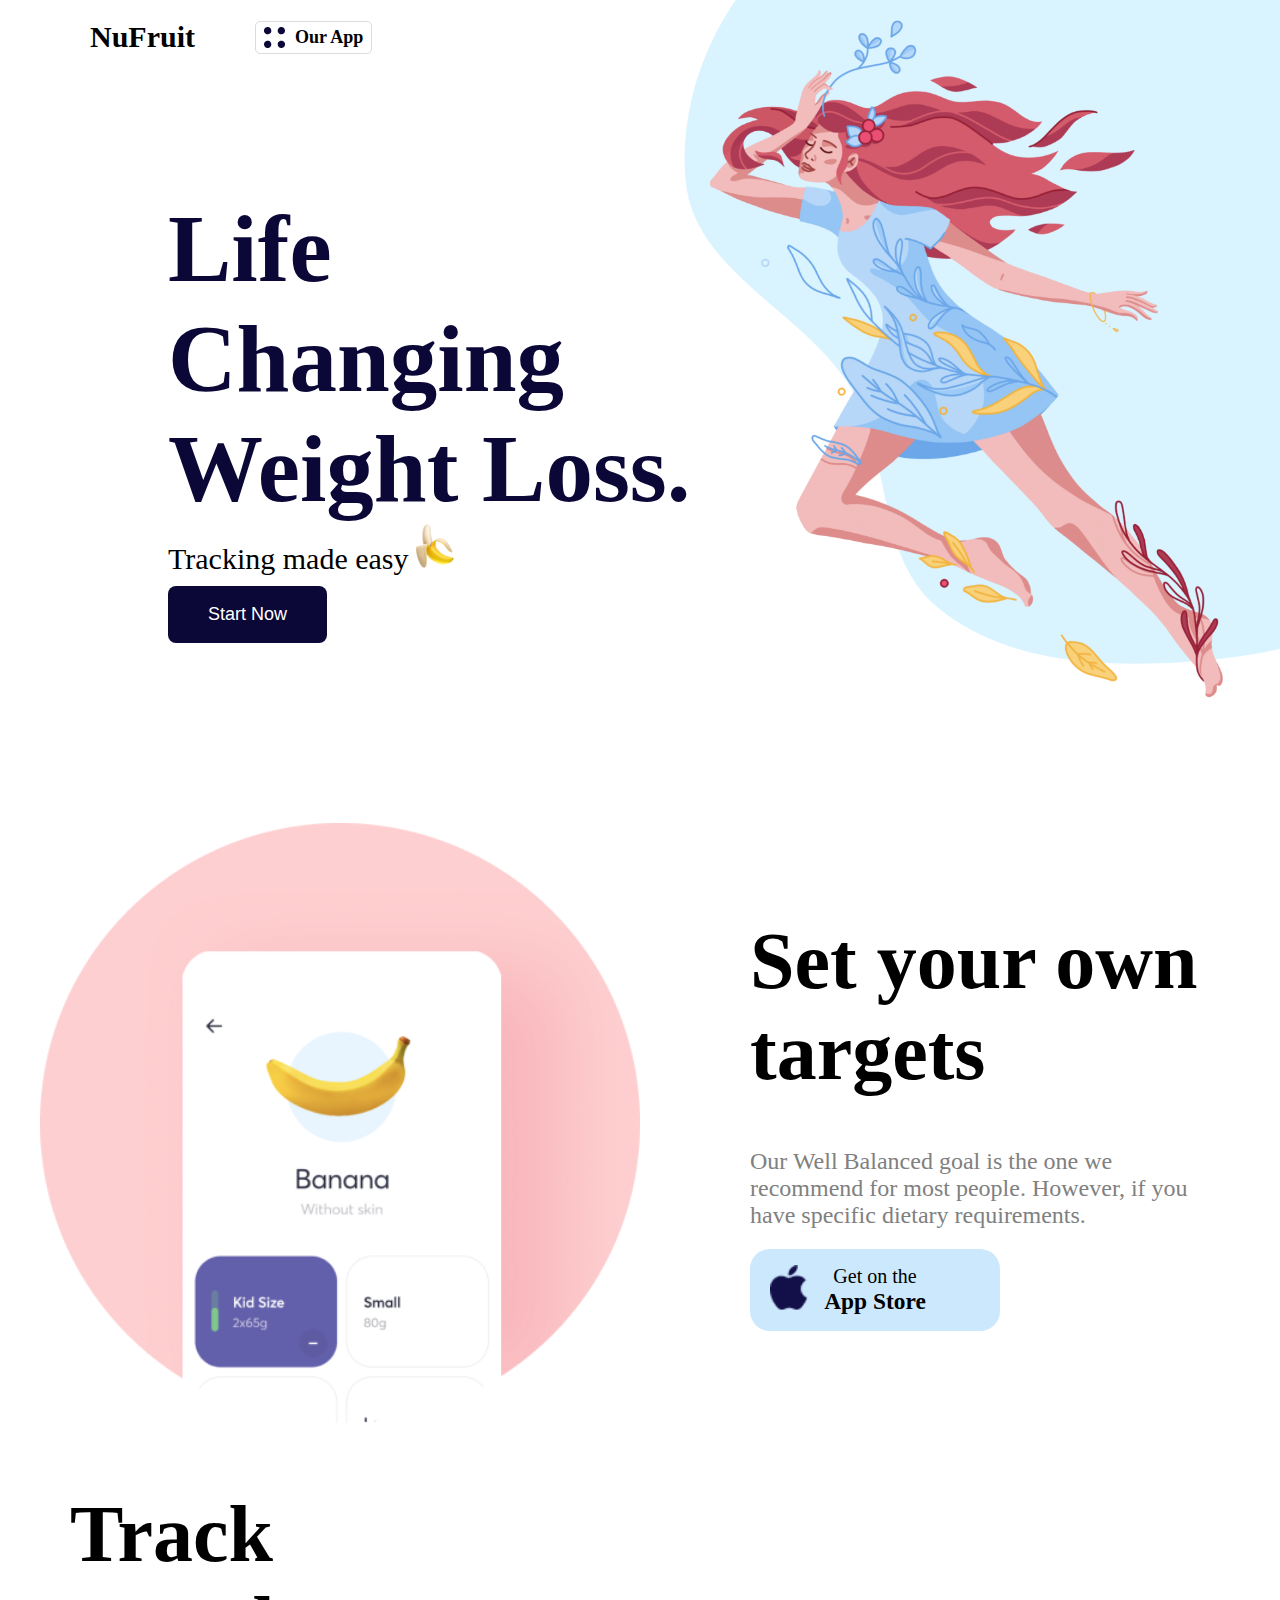
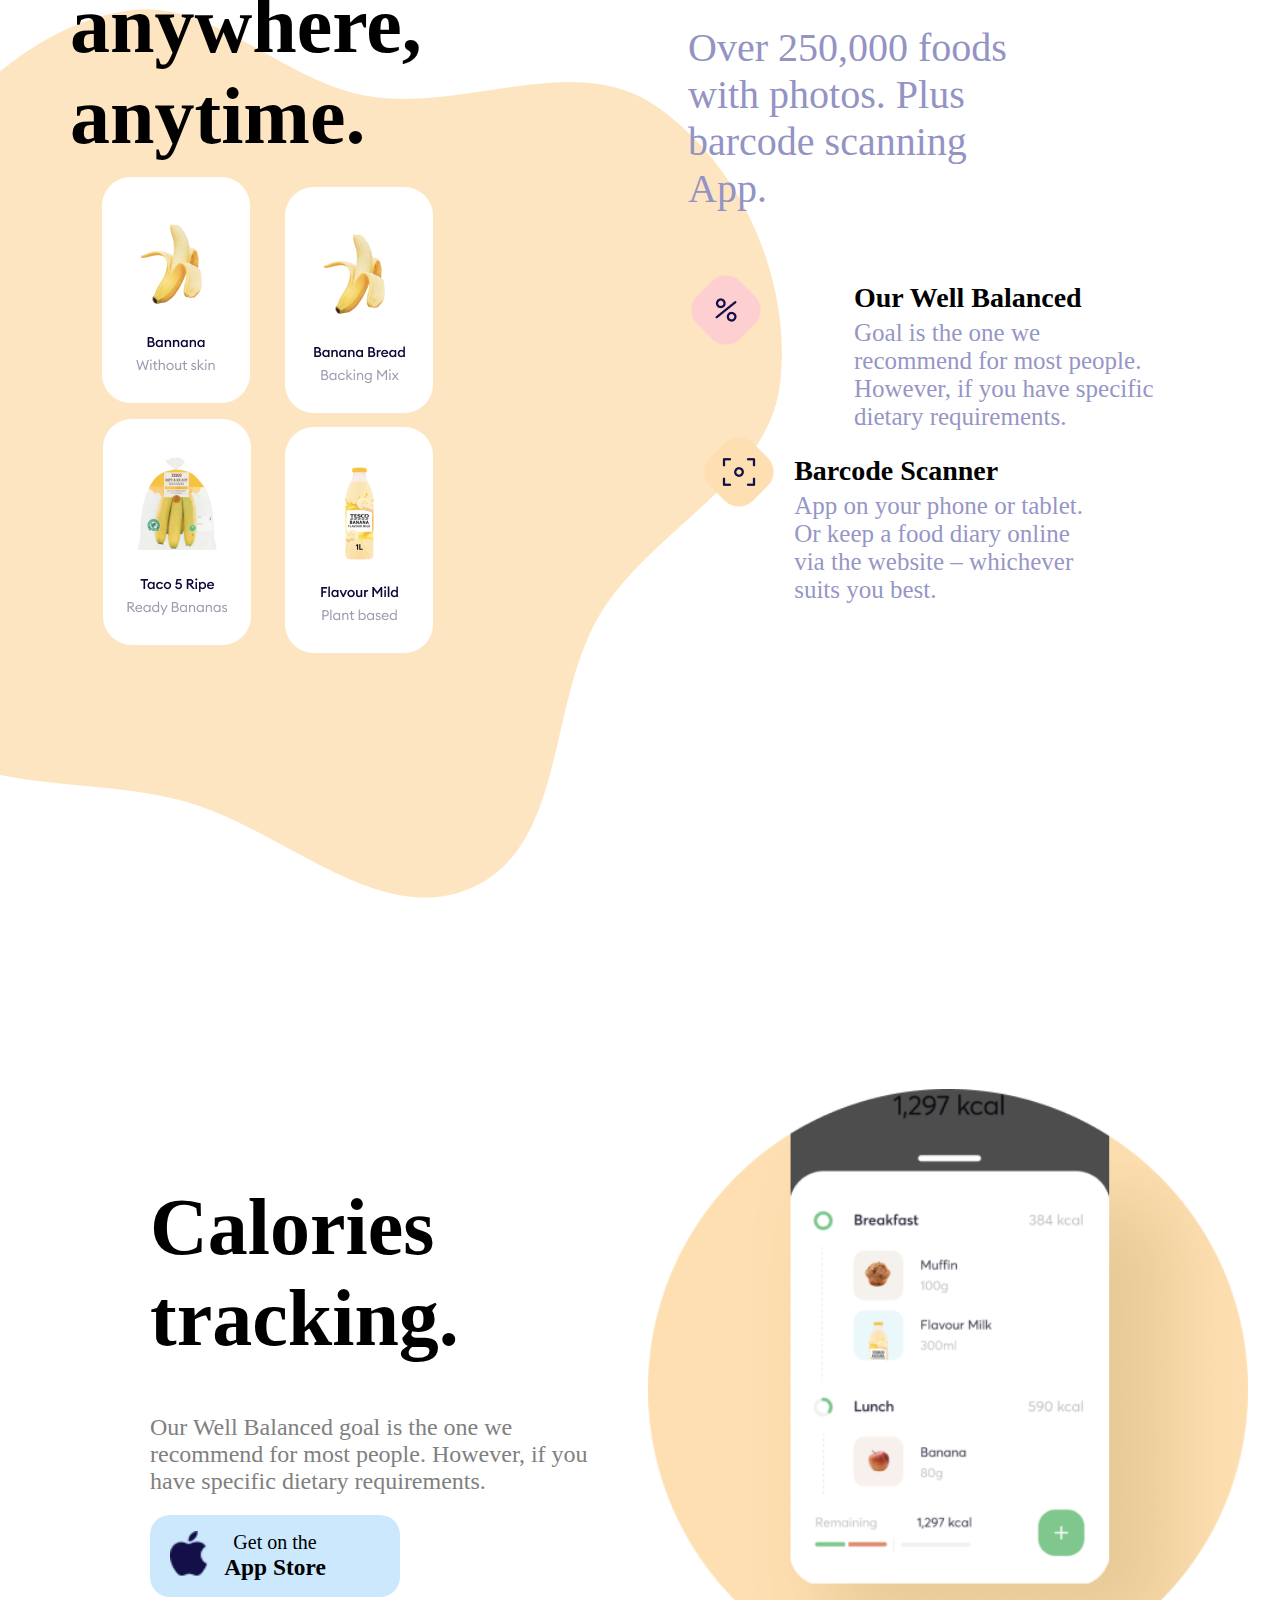
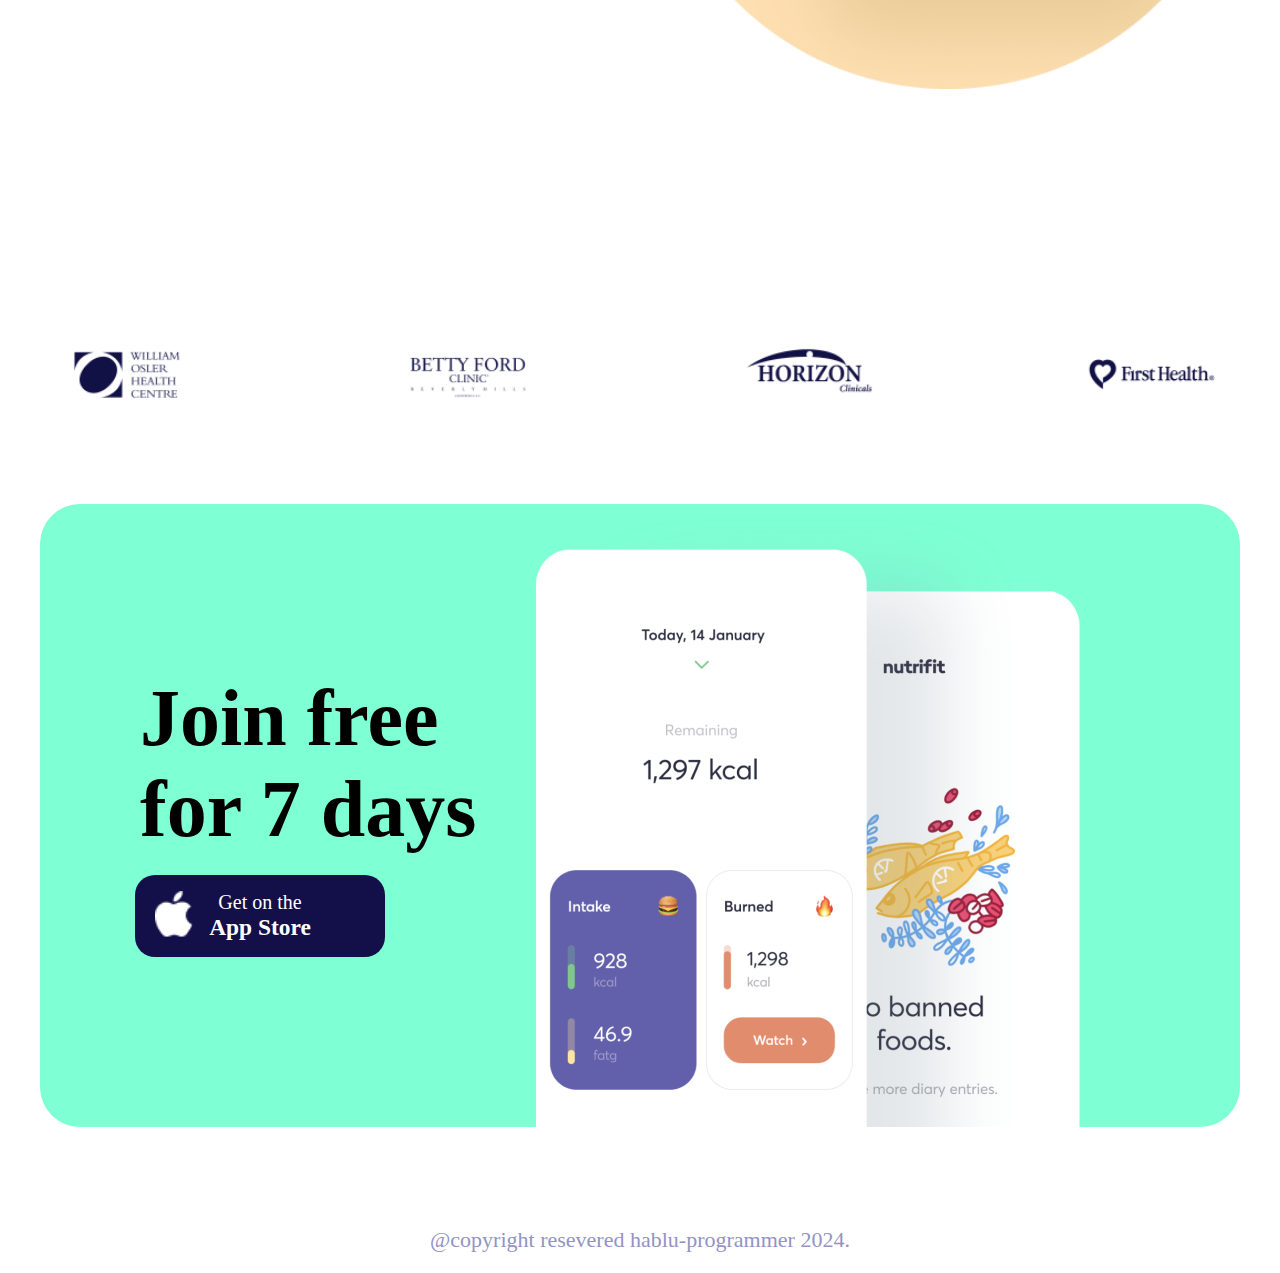
<file: index.html>
<!DOCTYPE html>
<html lang="en">
<head>
    <meta charset="UTF-8">
    <meta name="viewport" content="width=device-width, initial-scale=1.0">
    <title>NuFruit- Health Care service</title>
    <link rel="stylesheet" href="style.css">
    <link rel="preconnect" href="https://fonts.googleapis.com">
</head>
<body>


 <!--nav start-->
 <nav>
    <h3>NuFruit</h3>
    <div>
      <img src="./images/menu.png" alt="menu-icon">
      Our App
    </div>
  </nav>
<!--nav end-->
  




<!--hero start-->
<img src="./images/image1.png" alt="" class="img1">
  <section class="hero-section">

   <div class="left-side">
      <h1>Life <br>
          Changing <br>
          Weight Loss. </h1>

          <p>Tracking made easy</p>
          <img src="./images/banicon.png" alt="banana-icon" class="banana-icon"> <br>
          <button class="btn">Start Now</button>
   </div>

  </section>
<!--hero end-->




<!-- Set your own targets start -->
<section class="target">

    <img src="./images/target.png" alt="target" class="target-img">

<div class="target-right">
    <h1>Set your own <br>targets</h1>
    <p>Our Well Balanced goal is the one we <br> recommend for most people. However, if you <br> have specific dietary requirements.
    </p>

    <div class="app-store">
        
    <img src="./images/black-apple.png" alt="" class="black-apple">
        <span>Get on the</span>
        <h3>App Store</h3>
    </div>
</div>


</section>
<!-- Set your own targets end -->


<!-- Track anywhere, anytime section start -->

<section class="track">

    <section class="left-section">
  
        <h1>Track <br>
            anywhere, <br>
            anytime.</h1>

         <img src="./images/banana.png" alt="banana" class="l1">
         <img src="./images/banana-bread.png" alt="banana-bread" class="l2">
         <img src="./images/taco.png" alt="taco" class="l3">
         <img src="./images/flavour-mild.png" alt="flavour-mild" class="l4">

    </section>




    <section class="right-section">
        <img src="./images/percent.png" alt="" class="percent">
        <img src="./images/camera.png" alt="" class="camera">
  <h4>Over 250,000 foods <br> with photos. Plus <br> barcode scanning <br> App.</h4>

        <div class="balanced">
            <h3>Our Well Balanced
            </h3>
            <p>Goal is the one we <br>recommend for most people. <br> However, if you have specific <br>dietary requirements.

            </p>
        </div>

        <div class="barcode-scanner">
            <h3>Barcode Scanner
            </h3>
            <p>App on your phone or tablet. <br> Or keep a food diary online <br> via the website – whichever <br> suits you best.

            </p>
        </div>
    </section>

</section>
<!-- Track anywhere, anytime section end -->






<!-- Calories tracking section start -->

<section class="calories">

<div class="calories-right">
    <h1>Calories <br> tracking.</h1>
    <p>Our Well Balanced goal is the one we <br> recommend for most people. However, if you <br> have specific dietary requirements.


    </p>

    <div class="app-store">
        
    <img src="./images/black-apple.png" alt="" class="black-apple">
        <span>Get on the</span>
        <h3>App Store</h3>
    </div>
</div>

<img src="./images/calories.png" alt="target" class="calories-img">
</section>

<!-- Calories tracking section end -->

<!-- companies section start -->
    <div class="companies">
        <img src="./images/companies.png" alt="companies">
    </div>
<!-- companies section end -->



<!-- last section  start-->

<section class="last-section">


<div class="days-7">
  
    <h3 class="free">  Join free <br>
        for 7 days</h3>

<div class="app-store2">
        
    <img src="./images/white-apple.png" alt="" class="white-apple">
        <span>Get on the</span>
        <h3>App Store</h3>
    </div>
</div>


<img src="./images/free-section.png" alt="">



</section>



<!-- last section  end-->

<!-- footer section start -->
<footer>
    <p>@copyright resevered hablu-programmer 2024.</p>
</footer>


<!-- footer section end -->


</body>
</html>
</file>
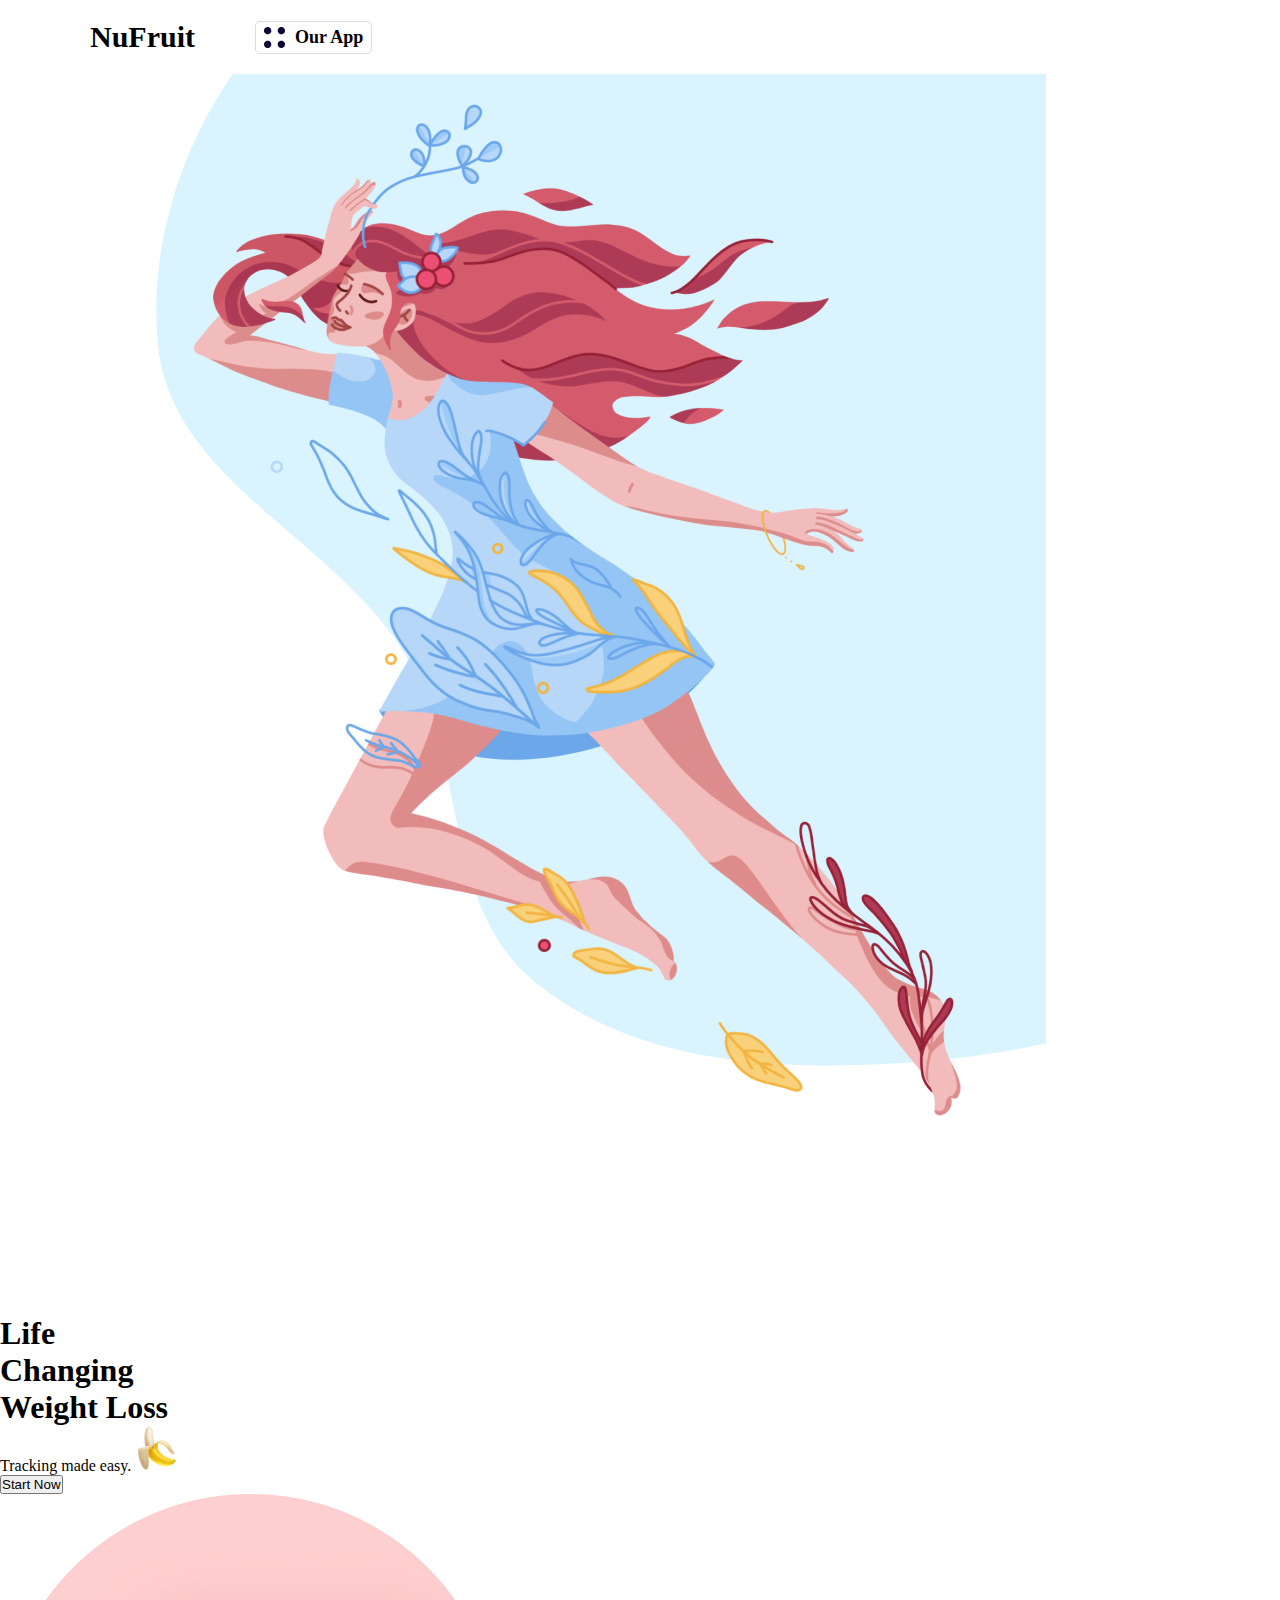
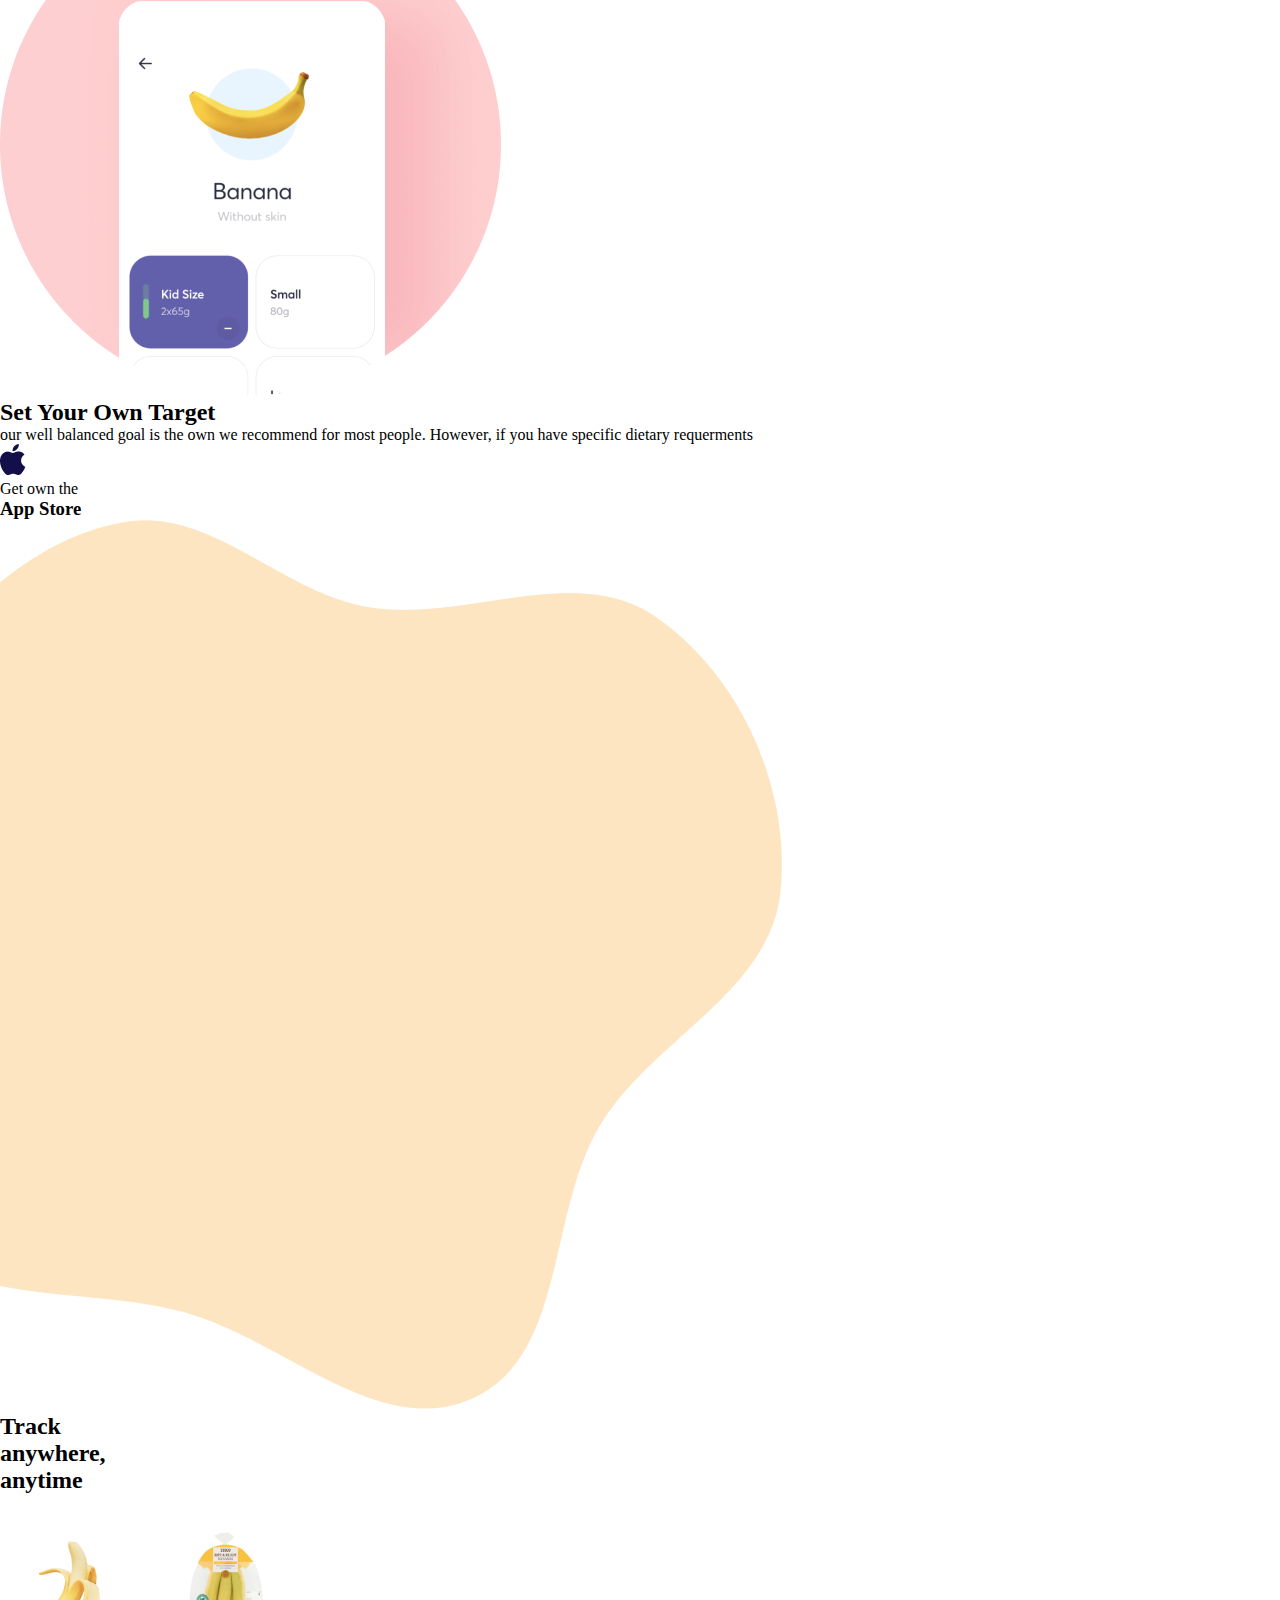
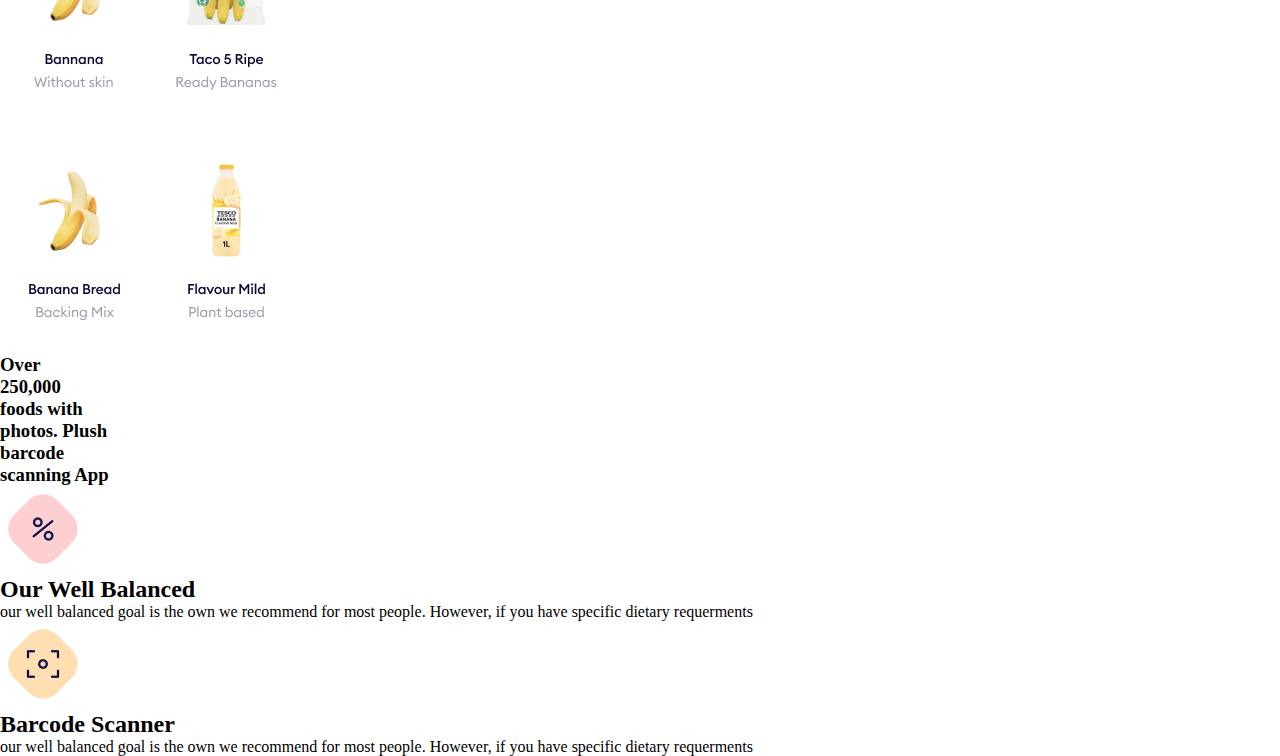
<file: inderx.html>
<!DOCTYPE html>
<head>
    <meta charset="UTF-8">
    <meta name="viewport" content="width=device-width, initial-scale=1.0">
    <title>NuFruit- Health Care service</title>
    <link rel="stylesheet" href="style.css">
</head>
<body>
    <!-- This is the nav bar-->
    <nav class="navbar">
        <h3>NuFruit</h3>
    <div><img src="images/menu.png" alt="">
    Our App
    </div>
</nav>

    <!--This is the banner section-->
    <img src="images/image1.png" class="banner-image">
    <section class="banner-section container">
        <h1> Life <br>
        Changing <br>
        Weight Loss </h1>
         <div> 
            Tracking made easy.
            <img src="images/banicon.png" alt="">
         </div>
         <button class="button1"> Start Now</button>
    </section>

    <!--Target Ssction-->
    <section class="target-section container between">
        <img src="images/target.png" alt="">
        <div class="details-section">
            <h2>Set Your Own Target</h2>
            <p class="details">our well balanced goal is the own we recommend for most people. However, if  you have specific dietary  requerments  </p>

            <div class="store-design">
                <img src="images/black-apple.png" alt="">

                <div>
                    <p> Get own the</p>
                    <h3> App Store</h3>
                </div>
            </div>
        </div>
    </section>
<!-- This is the track section -->
    <section class="track-section "></section>
<img class="bg-track" src="images/bg 3.png" alt="" >

    <section class="container between">
        <div class="left-section">
           <H2> Track <br> anywhere, <br> anytime</H2>

           <div class="imagr-grid">

            <div>
                <img src="images/banana.png" alt="">

                <img src="images/taco.png" alt="">
            </div>
            <div>
                <img src="images/banana-bread.png" alt="">
                <img src="images/flavour-mild.png" alt="">
            </div>
        </div>
        </div>
     
        <div class="right-section"> 
            <h3>Over <br> 250,000 <br>foods with <br>photos. Plush <br>barcode <br>scanning App</h3>
            <div class="details-div">
                <img src="images/percent.png" alt="">
                <div>
                    <h2> Our Well  Balanced</h2>
                    <p>our well balanced goal is the own we recommend for most people. However, if you have specific dietary requerments
                    </p>
                </div>
            </div>
        </div>



        <div class="details-div">
            <img src="images/camera.png" alt="">
            <div>
                <h2> Barcode Scanner</h2>
                <p>our well balanced goal is the own we recommend for most people. However, if you have specific dietary requerments
                </p>
            </div>
        </div>
    </div>


    </section>
</body>
</html>
</file>
<file: style.css>
/*common code start*/

:root{
    --font-size : 80px;
    --transition: 1s;
}

/*common code  end*/
*{
    margin: 0;
    padding: 0;
    box-sizing: border-box;
}
body{
    font-family: 'Times New Roman', Times, serif;
}

nav{
display: flex;
align-items: center;
padding: 20px 90px;
gap: 60px;
}
nav h3{
font-size: 30px;
font-weight: bold;
}

nav div{
    border: 1px solid rgb(220, 220, 220);
    border-radius: 5px;
    padding: 5px 8px;
    display: flex;
    gap: 10px;
    font-size: 18px;
    font-weight: 700;
}
.menu-icon-{
    height: 32px;
    width: 30px;
   
}

/* hero start */
.img1{
    position: absolute;
    right: 0;
    top: 0;
    width: 700px;
}

.left-side{
    padding: 120px 0 0 168px;
    max-width: 750px;
}
.left-side h1 {
font-size: 95px;
font-weight: 900;
color:#0B0736;
}
.left-side p{
    display: inline-block;
    font-size: 30px;
     margin-top: 10px;
   
}
.left-side .btn{
    background-color: #0B0736;
    color: white;
    padding: 18px 40px;
    border-radius: 8px;
    font-size: 18px;
    margin-top: 10px;
    transition: 1s;
    border: none;
    outline: none;

}


.left-side .btn:hover{
    cursor: pointer;

}
/* hero end */



/* Set your own targets  section start  */
.target{
    display: flex;
    /* justify-content: space-around; */
    align-items: center;
    padding-left: 40px;
    margin-top: 180px;
}
.target-img{
   width: 600px;
   object-fit: cover;
}
.target h1{
    font-size: 80px;
}
.target p{
    font-size: 24px;
    color: gray;
    margin-top: 50px
}

.target-right{
    margin-left: 110px;
}
.app-store{
    background-color: rgb(204, 232, 253);
    padding: 16px 50px;
    border-radius: 20px;
    width: 250px;
    position: relative;
    margin-top: 20px;
font-size: 20px;
text-align: center;

}
.black-apple{
    position: absolute;
    left: 20px;
    width: 38px;
}

/* Set your own targets section  end  */




/* Track anywhere, anytime section start */
.track{
    margin-top: 186px;
    background-image: url(./images/bg\ 3.png);
    width: 100%;
    height: 100vh;
    background-repeat: no-repeat;
    position: relative;
    padding: 80px;
}

.track .left-section h1{
    font-size: var(--font-size);
    left: 70px;
    position: absolute;
    top: -120px;
}


.track .l1{
 
    position: absolute;
    top: 168px;
    left: 102px;
}
.track .l2{
    top: 178px;
    left: 285px;
    position: absolute;
}
.track .l3{
    top: 410px;
    left: 103px;
    position: absolute;
}
.track .l4{
    top: 418px;
    left: 285px;
    position: absolute;
}

.track .right-section{
position: relative;
}
.track .right-section h4{
    position: absolute;
    top: -65px;
    left: 608px;
    right: 0;
    font-size: 40px;
    color: #9393C4;
    font-weight: 400;
}
 
.track .right-section .balanced{
position: absolute;
top: 193px;
left: 774px;
}

 
.track .right-section .balanced h3{
    font-size: 28px;
    margin-bottom: 5px;
}
.track .right-section .balanced p{
    font-size: 25px;
    color: #9696C6;
}
.percent{
    position: absolute;

    top: 178px;
    right: 431px
}

.camera{
   
    top: 340px;
    right: 418px;
    position: absolute;
}

.track .right-section .barcode-scanner{
    position: absolute;
    top: 366px;
    right: 117px;
}
    

    .track .right-section .barcode-scanner h3{
        font-size: 28px;
        margin-bottom: 5px;
    }

    .track .right-section .barcode-scanner p{
        font-size: 25px;
        color: #9696C6;
    }
   
/* Track anywhere, anytime  section end */










/* Set your own targets section start  */
.calories{
    display: flex;
    /* justify-content: space-around; */
    align-items: center;
    padding-left: 40px;
    margin-top: 180px;
}
.calories-img{
   width: 600px;
   object-fit: cover;
   margin-left: 60px;
}
.calories h1{
    font-size: 80px;
}
.calories p{
    font-size: 24px;
    color: gray;
    margin-top: 50px
}

.calories-right{
    margin-left: 110px;
}
.app-store{
    background-color: rgb(204, 232, 253);
    padding: 16px 50px;
    border-radius: 20px;
    width: 250px;
    position: relative;
    margin-top: 20px;
font-size: 20px;
text-align: center;

}
.black-apple{
    position: absolute;
    left: 20px;
    width: 38px;
}

/* Set your own targets section end  */
/* 
companies section start */
.companies{
width: 90%;
margin: 90px auto;
}


.companies img{
    width: 100%;
    height: 100%;
    margin-top: 160px;
}
companies section start */


/* last section start */
.last-section .days-7{
    padding: 20px;
    margin-top: 50px;
}
.last-section{
background-color: aquamarine;
max-width: 1200px;
margin: 0 auto;
border-radius: 40px;
display: flex;
padding-left: 50px;
gap: 60px;
align-items: center;
margin-bottom: 100px;
}




.app-store2{
    background-color:#130F49;
    padding: 16px 50px;
    border-radius: 20px;
    width: 250px;
    position: relative;
    margin-top: 20px;
    margin-left: 45px;
font-size: 20px;
text-align: center;
color: white;

}
.white-apple{
    position: absolute;
    left: 20px;
    width: 38px;
}

.last-section .free{
font-size: var(--font-size);
border: 2p solid red;
padding-left: 50px;
}
/* last section end */



/*footer section start */

footer p{
    text-align: center;
    color: rgb(147, 147, 196);
    font-size: 22px;
    margin-bottom: 20px;
}

/*footer section end */
</file>
